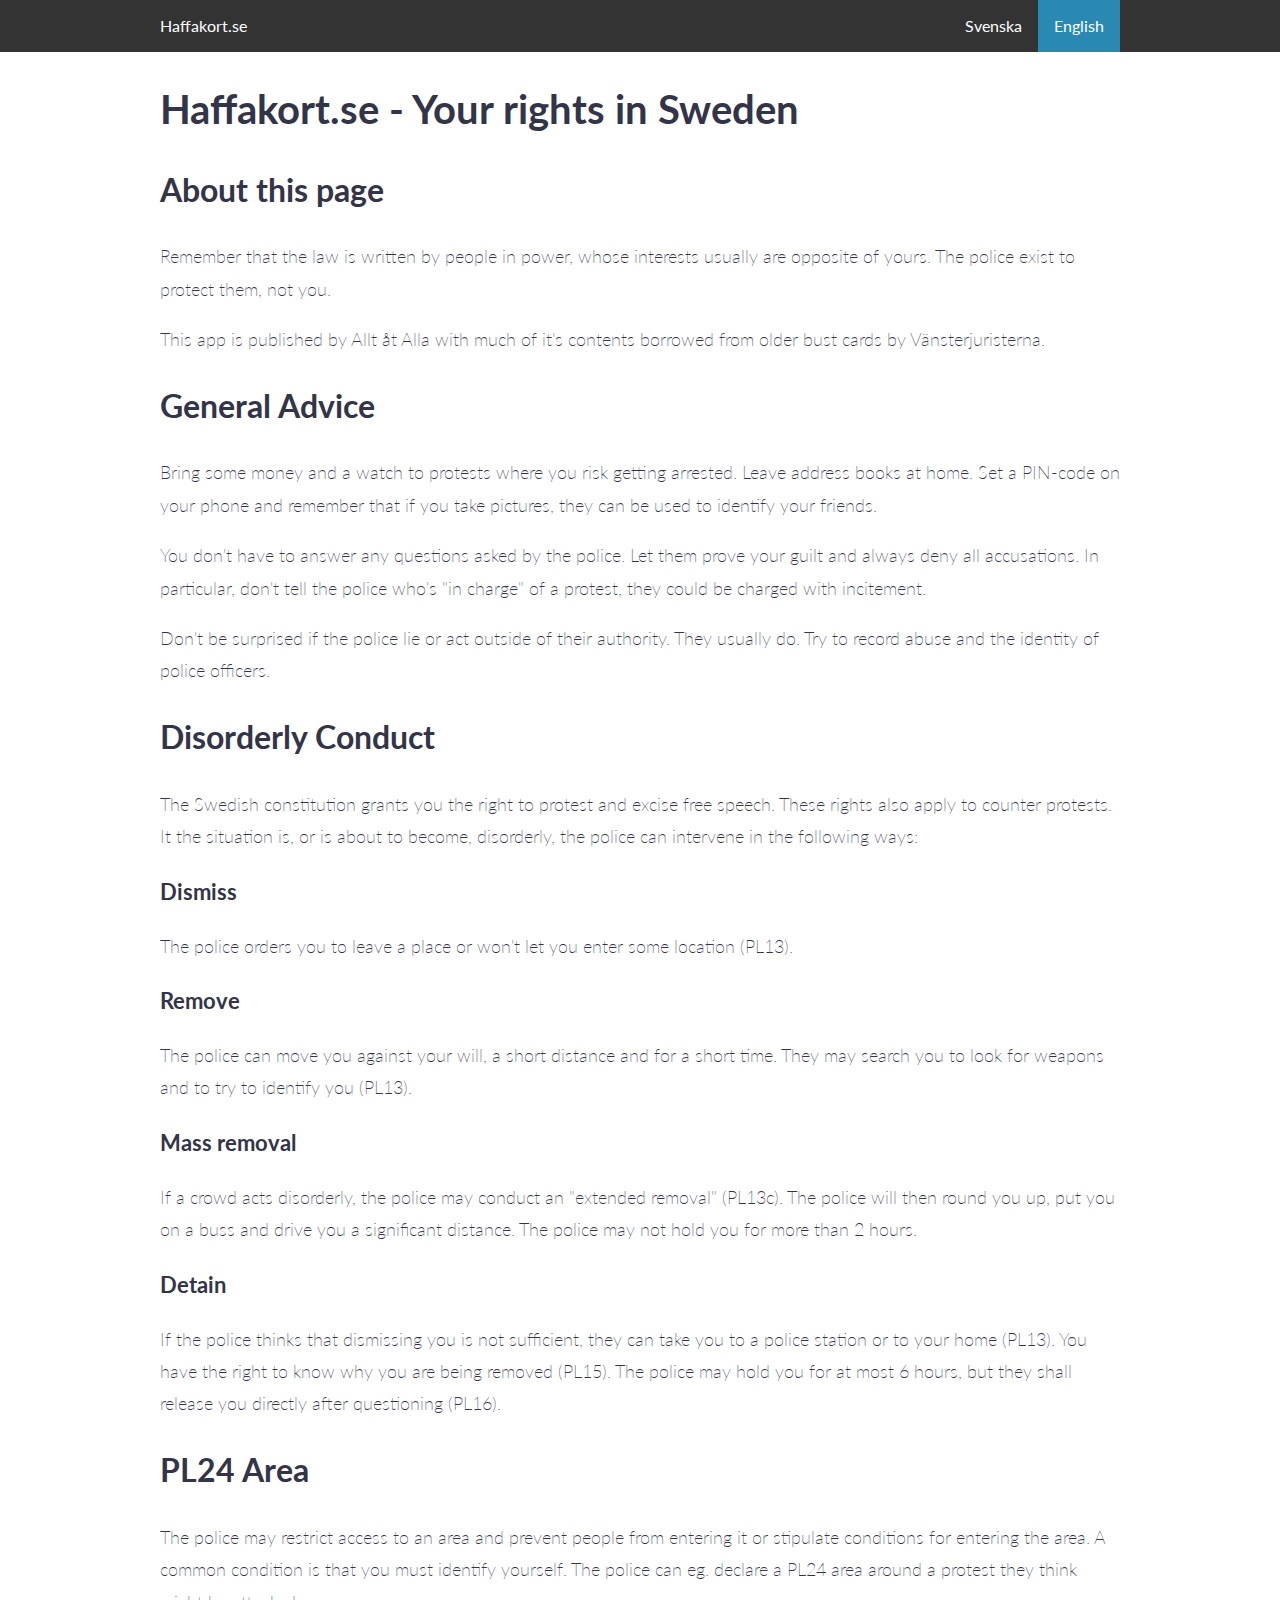
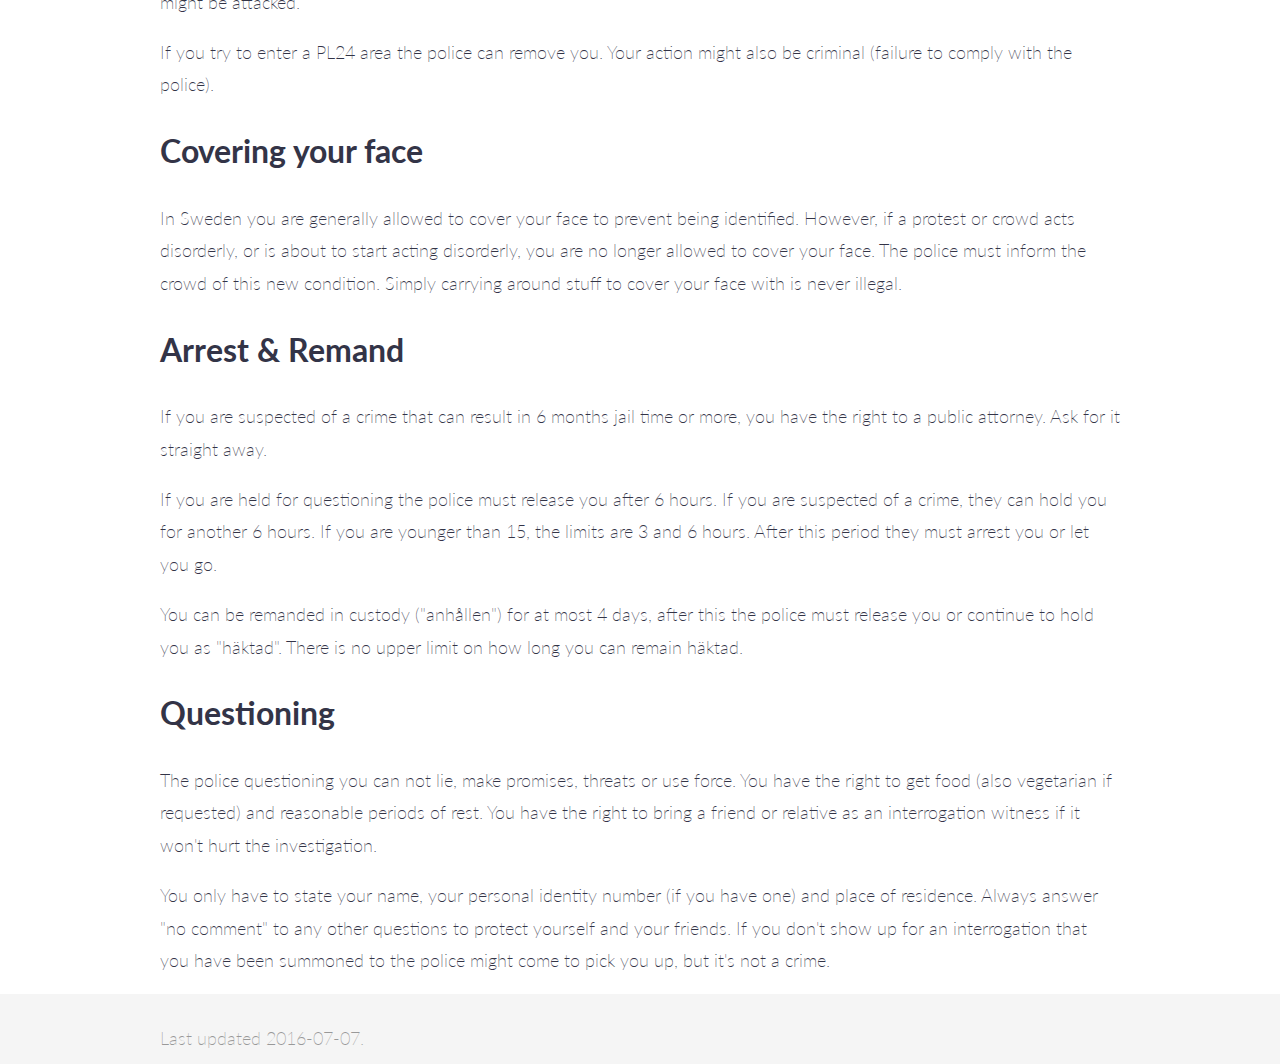
<file: index.html>
<!DOCTYPE html>
<html>
  <head>
    <meta charset="utf-8">
    <title>Haffakort.se</title>
	<script type="text/javascript">
		var url = 'index.en.html';
		var lang = window.navigator.languages ? window.navigator.languages[0] : null;
		    lang = lang || window.navigator.language || window.navigator.browserLanguage || window.navigator.userLanguage;
		if (lang.indexOf('-') !== -1)
		    lang = lang.split('-')[0];

		if (lang.indexOf('_') !== -1)
		    lang = lang.split('_')[0];

		if(lang == 'se') 
		    url = 'index.sv.html';
		window.location = url;
	</script>
  </head>
  <body>
  <body>
</html>
</file>
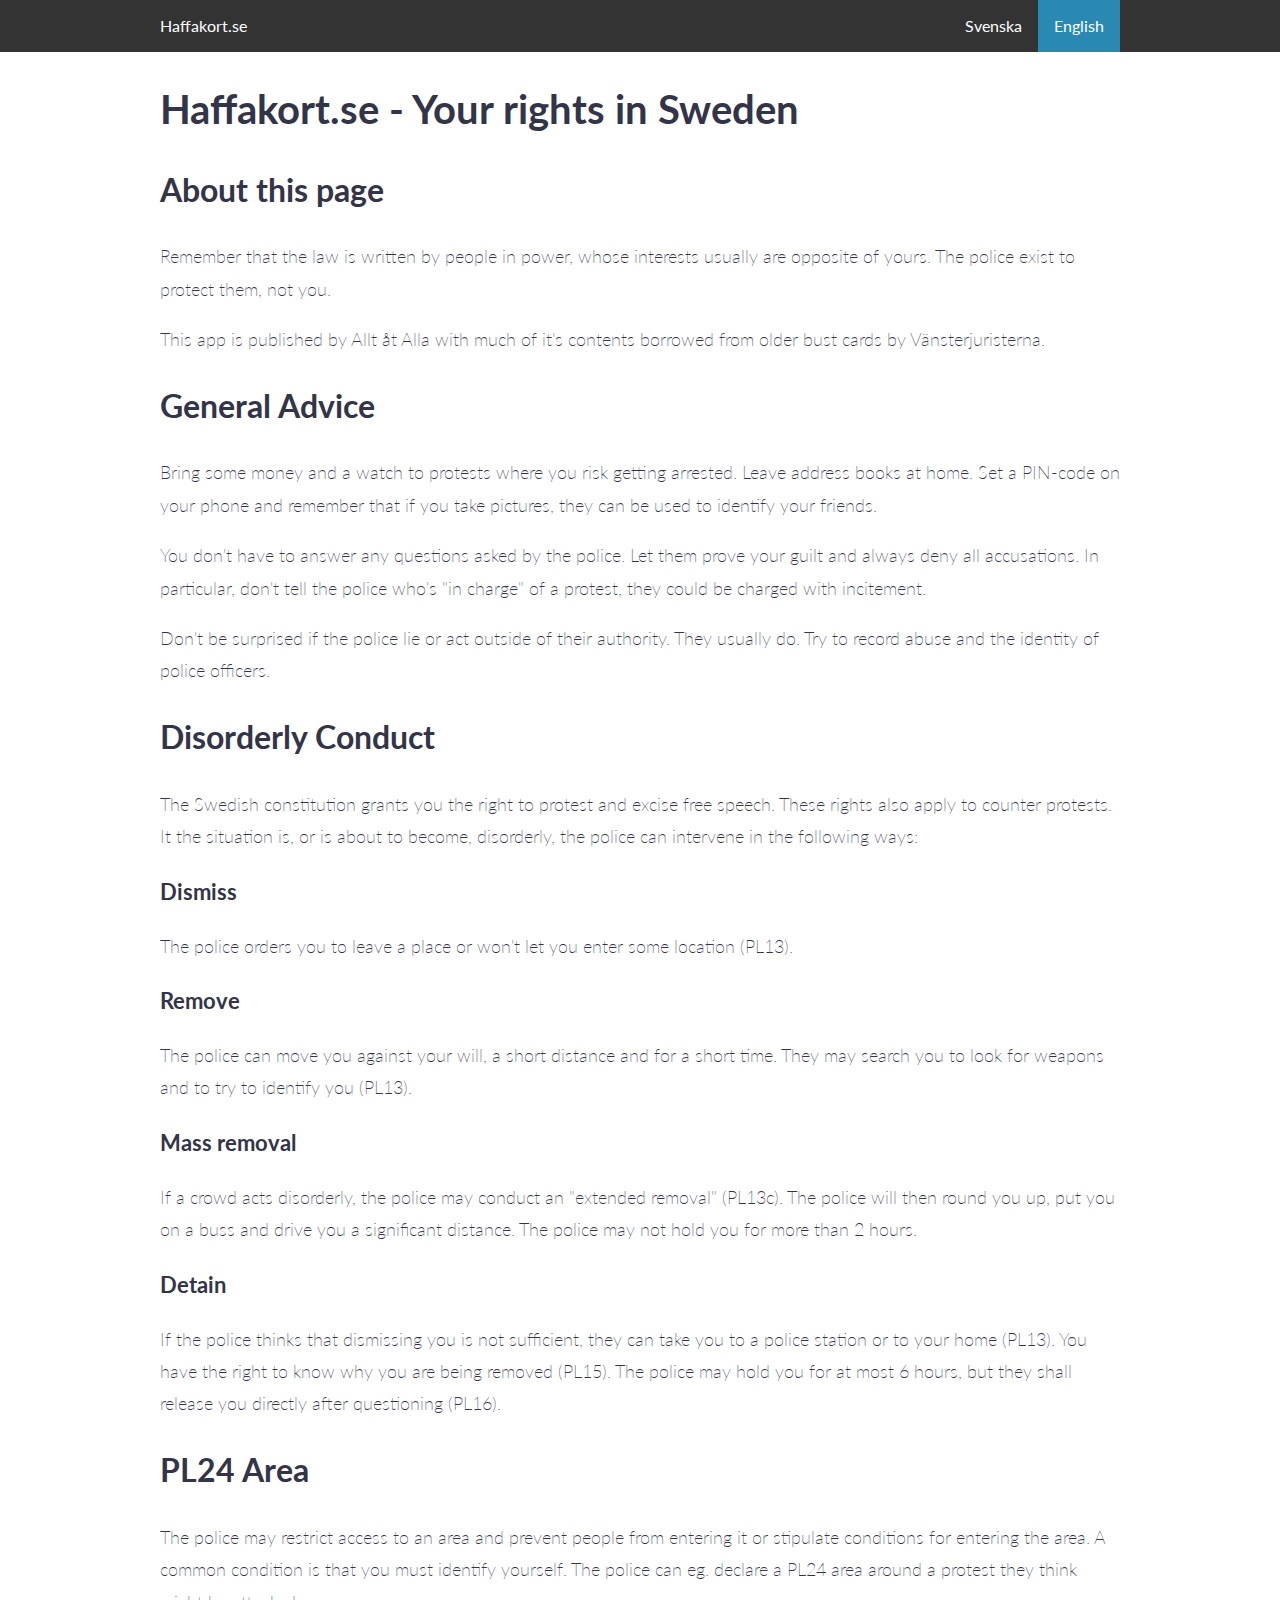
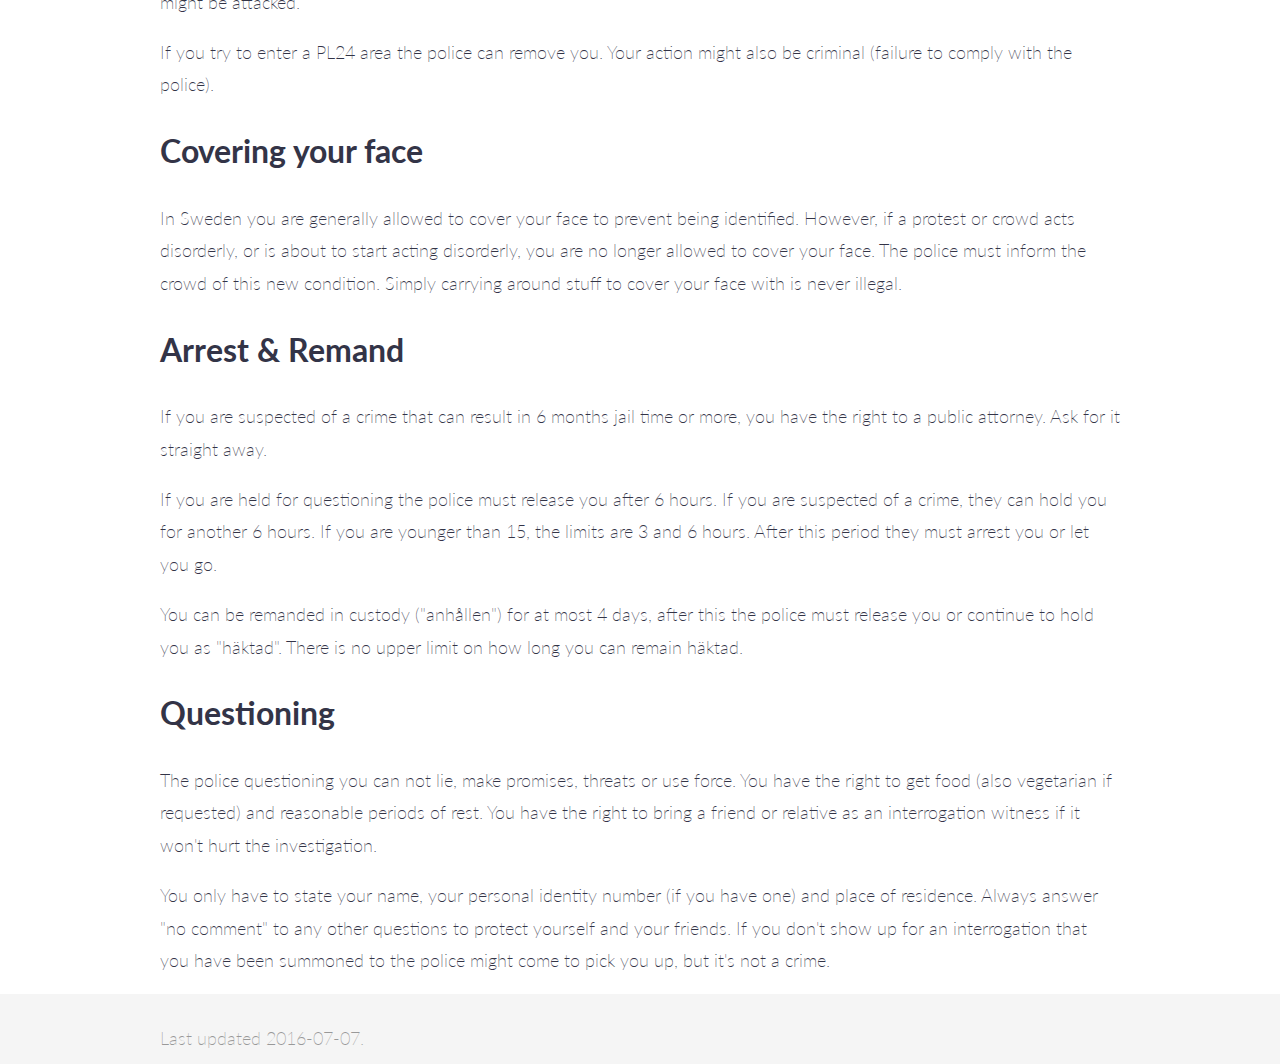
<file: index.en.html>
<!DOCTYPE html>
<html>
  <head>
    <meta charset="utf-8">
    <title>Haffakort.se - Your rights in Sweden</title>
    <link rel="stylesheet" type="text/css" media="screen" href="style/main.css" />
    <link rel="stylesheet" type="text/css" media="screen" href="style/simple-grid.css" />
  </head>
  <body>
    <nav class="navbar">
      <div class="container">
	<div class="row">
	  <div id="menu">
            <ul>
	      <li class="home"><a href="/">Haffakort.se</a></li>
              <li class="active right"><a href="index.en.html">English</a></li>
              <li class="right"><a href="index.sv.html">Svenska</a></li>
            </ul>
	  </div>
	</div>
      </div>
    </nav>

    <div class="container">
      <article class="row">
	<header>
	  <h1>Haffakort.se - Your rights in Sweden</h1>
	</header>

	<section>
	  <h2>About this page</h2>

	  <p>
	    Remember that the law is written by people in power, whose
	    interests usually are opposite of yours. The police exist
	    to protect them, not you.
	  </p>

	  <p>
	    This app is published by Allt åt Alla with much of it's
	    contents borrowed from older bust cards by
	    Vänsterjuristerna.
	  </p>
	</section>

	<section>
	  <h2>General Advice</h2>

	  <p>
	    Bring some money and a watch to protests where you risk
	    getting arrested. Leave address books at home. Set a
	    PIN-code on your phone and remember that if you take
	    pictures, they can be used to identify your friends.
	  </p>

	  <p>
	    You don't have to answer any questions asked by the
	    police. Let them prove your guilt and always deny all
	    accusations. In particular, don't tell the police who's "in
	    charge" of a protest, they could be charged with
	    incitement.
	  </p>

	  <p>
	    Don't be surprised if the police lie or act outside of
	    their authority. They usually do. Try to record abuse and
	    the identity of police officers.
	  </p>
	</section>

	<section>
	  <h2>Disorderly Conduct</h2>

	  <p>
	    The Swedish constitution grants you the right to protest
	    and excise free speech. These rights also apply to counter
	    protests. It the situation is, or is about to become,
	    disorderly, the police can intervene in the following ways:
	  </p>

	  <h3>Dismiss</h3>

	  <p>
	    The police orders you to leave a place or won't let you
	    enter some location (PL13).
	  </p>

	  <h3>Remove</h3>

	  <p>
	    The police can move you against your will, a short distance
	    and for a short time. They may search you to look for
	    weapons and to try to identify you (PL13).
	  </p>

	  <h3>Mass removal</h3>

	  <p>
	    If a crowd acts disorderly, the police may conduct an
	    "extended removal" (PL13c). The police will then round you
	    up, put you on a buss and drive you a significant
	    distance. The police may not hold you for more than 2
	    hours.
	  </p>

	  <h3>Detain</h3>

	  <p>
	    If the police thinks that dismissing you is not sufficient,
	    they can take you to a police station or to your home
	    (PL13). You have the right to know why you are being
	    removed (PL15). The police may hold you for at most 6
	    hours, but they shall release you directly after
	    questioning (PL16).
	  </p>
	</section>

	<section>
	  <h2>PL24 Area</h2>

	  <p>
	    The police may restrict access to an area and prevent
	    people from entering it or stipulate conditions for
	    entering the area. A common condition is that you must
	    identify yourself. The police can eg. declare a PL24 area
	    around a protest they think might be attacked.
	  </p>

	  <p>
	    If you try to enter a PL24 area the police can remove
	    you. Your action might also be criminal (failure to comply
	    with the police).
	  </p>
	</section>

	<section>
	  <h2>Covering your face</h2>

	  <p>
	    In Sweden you are generally allowed to cover your face to
	    prevent being identified. However, if a protest or crowd
	    acts disorderly, or is about to start acting disorderly,
	    you are no longer allowed to cover your face. The police
	    must inform the crowd of this new condition. Simply
	    carrying around stuff to cover your face with is never
	    illegal.
	  </p>
	</section>

	<section>
	  <h2>Arrest &amp; Remand</h2>

	  <p>
	    If you are suspected of a crime that can result in 6 months
	    jail time or more, you have the right to a public
	    attorney. Ask for it straight away.
	  </p>

	  <p>
	    If you are held for questioning the police must release you
	    after 6 hours. If you are suspected of a crime, they can
	    hold you for another 6 hours. If you are younger than 15,
	    the limits are 3 and 6 hours. After this period they must
	    arrest you or let you go.
	  </p>

	  <p>
	    You can be remanded in custody ("anhållen") for at most 4
	    days, after this the police must release you or continue to
	    hold you as "häktad". There is no upper limit on how long
	    you can remain häktad.
	  </p>
	</section>

	<section>
	  <h2>Questioning</h2>

	  <p>
	    The police questioning you can not lie, make promises,
	    threats or use force. You have the right to get food (also
	    vegetarian if requested) and reasonable periods of
	    rest. You have the right to bring a friend or relative as
	    an interrogation witness if it won't hurt the
	    investigation.
	  </p>

	  <p>
	    You only have to state your name, your personal identity
	    number (if you have one) and place of residence. Always
	    answer "no comment" to any other questions to protect
	    yourself and your friends. If you don't show up for an
	    interrogation that you have been summoned to the police
	    might come to pick you up, but it's not a crime.
	  </p>
	</section>
      </article>
    </div>

    <footer class="row">
      <div class="container">
	<p class="text-muted">
	  Last updated <time datetime="2016-07-07 00:09">2016-07-07</time>.
	</p>
      </div>
    </footer>
  </body>
</html>
</file>
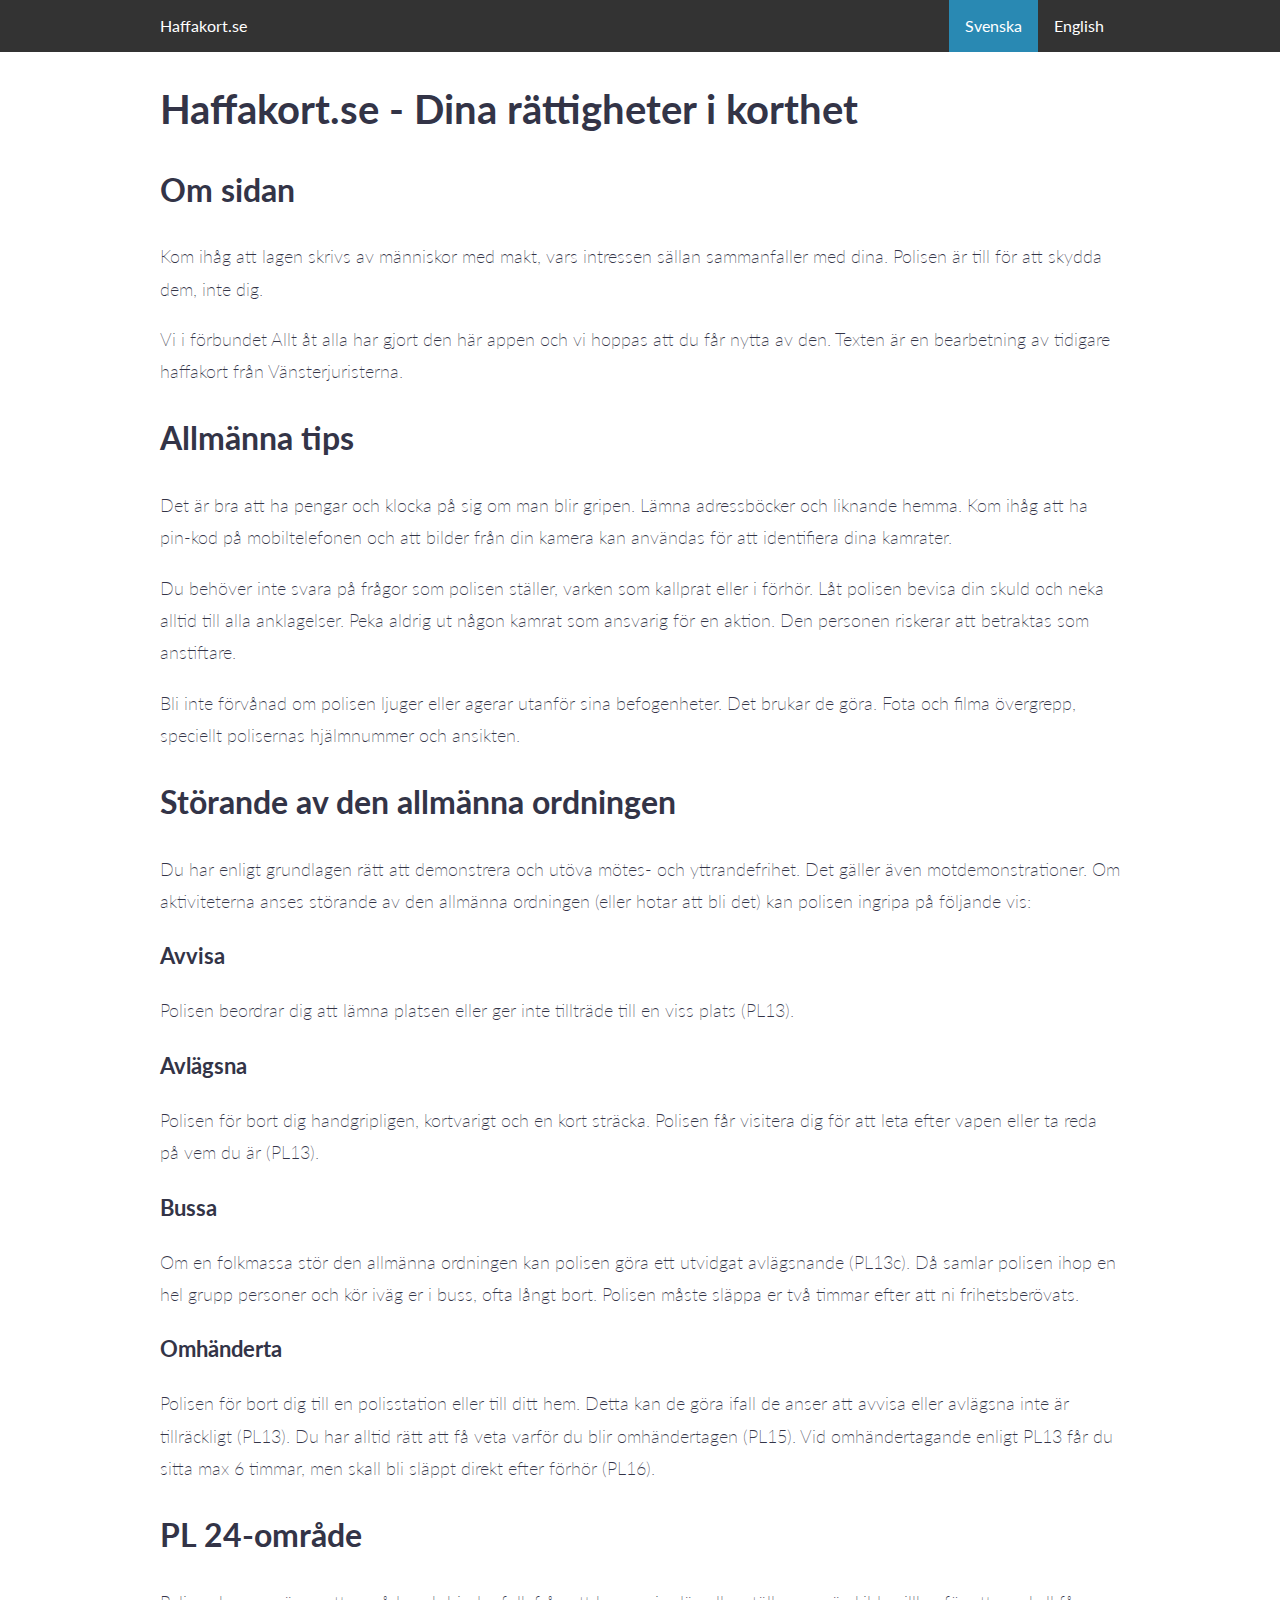
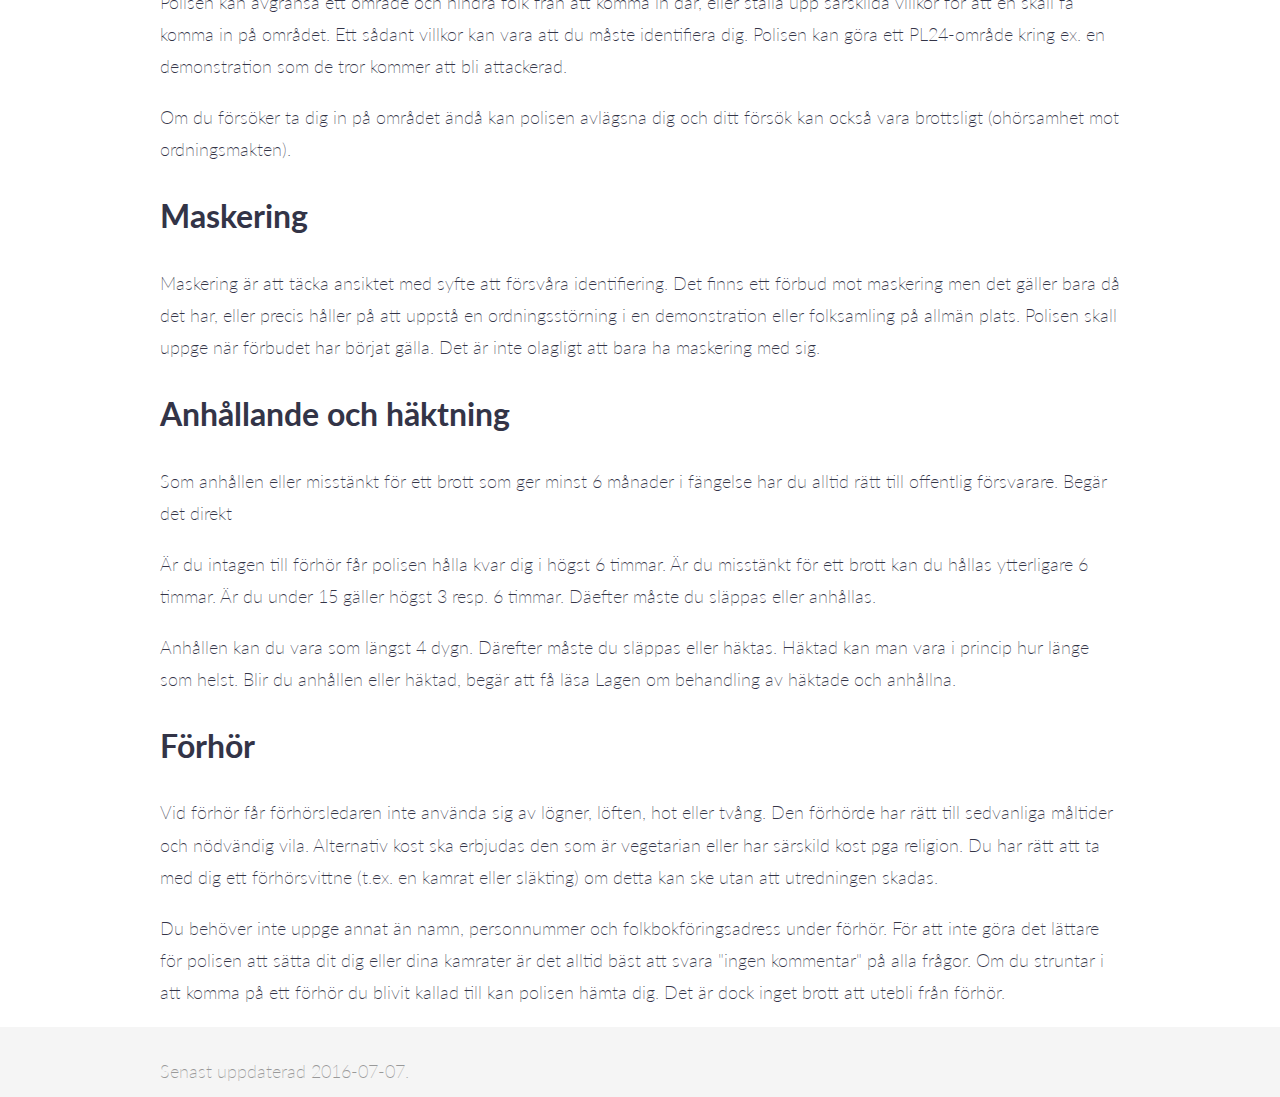
<file: index.sv.html>
<!DOCTYPE html>
<html>
  <head>
    <meta charset="utf-8">
    <title>Haffakort.se - Dina rättigheter i korthet</title>
    <link rel="stylesheet" type="text/css" media="screen" href="style/main.css" />
    <link rel="stylesheet" type="text/css" media="screen" href="style/simple-grid.css" />
  </head>
  <body>
    <nav class="navbar">
      <div class="container">
	<div class="row">
	  <div id="menu">
            <ul>
	      <li class="home"><a href="/">Haffakort.se</a></li>
              <li class="right"><a href="index.en.html">English</a></li>
              <li class="active right"><a href="index.sv.html">Svenska</a></li>
            </ul>
	  </div>
	</div>
      </div>
    </nav>

    <div class="container">
      <article class="row">
	<header>
	  <h1>Haffakort.se - Dina rättigheter i korthet</h1>
	</header>

	<section>
	  <h2>Om sidan</h2>

	  <p>
	    Kom ihåg att lagen skrivs av människor med makt, vars
	    intressen sällan sammanfaller med dina. Polisen är till för
	    att skydda dem, inte dig.
	  </p>

	  <p>
	    Vi i förbundet Allt åt alla har gjort den här appen och vi
	    hoppas att du får nytta av den. Texten är en bearbetning av
	    tidigare haffakort från Vänsterjuristerna.
	  </p>
	</section>

	<section>
	  <h2>Allmänna tips</h2>

	  <p>
	    Det är bra att ha pengar och klocka på sig om man blir
	    gripen. Lämna adressböcker och liknande hemma. Kom ihåg att
	    ha pin-kod på mobiltelefonen och att bilder från din kamera
	    kan användas för att identifiera dina kamrater.
	  </p>

	  <p>
	    Du behöver inte svara på frågor som polisen ställer, varken
	    som kallprat eller i förhör. Låt polisen bevisa din skuld
	    och neka alltid till alla anklagelser. Peka aldrig ut någon
	    kamrat som ansvarig för en aktion. Den personen riskerar att
	    betraktas som anstiftare.
	  </p>

	  <p>
	    Bli inte förvånad om polisen ljuger eller agerar utanför
	    sina befogenheter. Det brukar de göra. Fota och filma
	    övergrepp, speciellt polisernas hjälmnummer och ansikten.
	  </p>
	</section>

	<section>
	  <h2>Störande av den allmänna ordningen</h2>

	  <p>
	    Du har enligt grundlagen rätt att demonstrera och utöva
	    mötes- och yttrandefrihet. Det gäller även
	    motdemonstrationer. Om aktiviteterna anses störande av den
	    allmänna ordningen (eller hotar att bli det) kan polisen
	    ingripa på följande vis:
	  </p>

	  <h3>Avvisa</h3>

	  <p>
	    Polisen beordrar dig att lämna platsen eller ger inte
	    tillträde till en viss plats (PL13).
	  </p>

	  <h3>Avlägsna</h3>

	  <p>
	    Polisen för bort dig handgripligen, kortvarigt och en kort
	    sträcka. Polisen får visitera dig för att leta efter vapen
	    eller ta reda på vem du är (PL13).
	  </p>

	  <h3>Bussa</h3>

	  <p>
	    Om en folkmassa stör den allmänna ordningen kan polisen göra
	    ett utvidgat avlägsnande (PL13c). Då samlar polisen ihop en
	    hel grupp personer och kör iväg er i buss, ofta långt
	    bort. Polisen måste släppa er två timmar efter att ni
	    frihetsberövats.
	  </p>

	  <h3>Omhänderta</h3>

	  <p>
	    Polisen för bort dig till en polisstation eller till ditt
	    hem. Detta kan de göra ifall de anser att avvisa eller
	    avlägsna inte är tillräckligt (PL13). Du har alltid rätt att
	    få veta varför du blir omhändertagen (PL15). Vid
	    omhändertagande enligt PL13 får du sitta max 6 timmar, men
	    skall bli släppt direkt efter förhör (PL16).
	  </p>
	</section>

	<section>
	  <h2>PL 24-område</h2>

	  <p>
	    Polisen kan avgränsa ett område och hindra folk från att
	    komma in där, eller ställa upp särskilda villkor för att en
	    skall få komma in på området. Ett sådant villkor kan vara
	    att du måste identifiera dig. Polisen kan göra ett
	    PL24-område kring ex. en demonstration som de tror kommer
	    att bli attackerad.
	  </p>

	  <p>
	    Om du försöker ta dig in på området ändå kan polisen
	    avlägsna dig och ditt försök kan också vara brottsligt
	    (ohörsamhet mot ordningsmakten).
	  </p>
	</section>

	<section>
	  <h2>Maskering</h2>

	  <p>
	    Maskering är att täcka ansiktet med syfte att försvåra
	    identifiering. Det finns ett förbud mot maskering men det
	    gäller bara då det har, eller precis håller på att uppstå en
	    ordningsstörning i en demonstration eller folksamling på
	    allmän plats. Polisen skall uppge när förbudet har börjat
	    gälla. Det är inte olagligt att bara ha maskering med sig.
	  </p>
	</section>

	<section>
	  <h2>Anhållande och häktning</h2>

          <p>
	    Som anhållen eller misstänkt för ett brott som ger minst 6
            månader i fängelse har du alltid rätt till offentlig
            försvarare. Begär det direkt
	  </p>

          <p>
	    Är du intagen till förhör får polisen hålla kvar dig i högst
            6 timmar. Är du misstänkt för ett brott kan du hållas
            ytterligare 6 timmar. Är du under 15 gäller högst 3 resp. 6
            timmar. Däefter måste du släppas eller anhållas.
	  </p>

          <p>
	    Anhållen kan du vara som längst 4 dygn. Därefter måste du
            släppas eller häktas. Häktad kan man vara i princip hur
            länge som helst. Blir du anhållen eller häktad, begär att få
            läsa Lagen om behandling av häktade och anhållna.
	  </p>
	</section>

	<section>
	  <h2>Förhör</h2>

	  <p>
	    Vid förhör får förhörsledaren inte använda sig av lögner,
	    löften, hot eller tvång. Den förhörde har rätt till
	    sedvanliga måltider och nödvändig vila. Alternativ kost ska
	    erbjudas den som är vegetarian eller har särskild kost pga
	    religion. Du har rätt att ta med dig ett förhörsvittne
	    (t.ex.  en kamrat eller släkting) om detta kan ske utan att
	    utredningen skadas.
	  </p>

	  <p>
	    Du behöver inte uppge annat än namn, personnummer och
	    folkbokföringsadress under förhör. För att inte göra det
	    lättare för polisen att sätta dit dig eller dina kamrater är
	    det alltid bäst att svara "ingen kommentar" på alla
	    frågor. Om du struntar i att komma på ett förhör du blivit
	    kallad till kan polisen hämta dig. Det är dock inget brott
	    att utebli från förhör.
	  </p>
	</section>
      </article>
    </div>

    <footer class="row">
      <div class="container">
	<p class="text-muted">
	  Senast uppdaterad <time datetime="2016-07-07 00:09">2016-07-07</time>.
	</p>
      </div>
    </footer>
  </body>
</html>
</file>
<file: style/main.css>
body {
    font-family: sans-serif;
}

.navbar {
    background-color: #333;
    color: #fff;
}

.navbar ul {
    list-style-type: none;
    margin: 0;
    padding: 0;
}

.navbar li {
    float: left;
}

.navbar li a {
    display: block;
    padding: 14px 16px;
    color: #fff;
    text-align: center;
    text-decoration: none;
}

.navbar li.home a {
    padding-left: 0;
}

.navbar li a:hover {
    background-color: #111;
}

.navbar li.home a:hover {
    background-color: #333;
}

.active {
    background-color: #2989b3;
}

.navbar li.right {
    float: right;
}

footer {
    background-color: #f5f5f5;
    height: 60px;
    padding-top: 10px;
}

.text-muted, .text-muted time {
    color: #999;
}
</file>
<file: style/simple-grid.css>
/**
*** SIMPLE GRID
*** (C) ZACH COLE 2016
**/

@import url(https://fonts.googleapis.com/css?family=Lato:400,300,300italic,400italic,700,700italic);

/* UNIVERSAL */

html,
body {
  height: 100%;
  width: 100%;
  margin: 0;
  padding: 0;
  left: 0;
  top: 0;
  font-size: 100%;
}

/* ROOT FONT STYLES */

* {
  font-family: 'Lato', Helvetica, sans-serif;
  color: #333447;
  line-height: 1.5;
}

/* TYPOGRAPHY */

h1 {
  font-size: 2.5rem;
}

h2 {
  font-size: 2rem;
}

h3 {
  font-size: 1.375rem;
}

h4 {
  font-size: 1.125rem;
}

h5 {
  font-size: 1rem;
}

h6 {
  font-size: 0.875rem;
}

p {
  font-size: 1.125rem;
  font-weight: 200;
  line-height: 1.8;
}

.font-light {
  font-weight: 300;
}

.font-regular {
  font-weight: 400;
}

.font-heavy {
  font-weight: 700;
}

/* POSITIONING */

.left {
  text-align: left;
}

.right {
  text-align: right;
}

.center {
  text-align: center;
  margin-left: auto;
  margin-right: auto;
}

.justify {
  text-align: justify;
}

/* ==== GRID SYSTEM ==== */

.container {
  width: 90%;
  margin-left: auto;
  margin-right: auto;
}

.row {
  position: relative;
  width: 100%;
}

.row [class^="col"] {
  float: left;
  margin: 0.5rem 2%;
  min-height: 0.125rem;
}

.col-1,
.col-2,
.col-3,
.col-4,
.col-5,
.col-6,
.col-7,
.col-8,
.col-9,
.col-10,
.col-11,
.col-12 {
  width: 96%;
}

.col-1-sm {
  width: 4.33%;
}

.col-2-sm {
  width: 12.66%;
}

.col-3-sm {
  width: 21%;
}

.col-4-sm {
  width: 29.33%;
}

.col-5-sm {
  width: 37.66%;
}

.col-6-sm {
  width: 46%;
}

.col-7-sm {
  width: 54.33%;
}

.col-8-sm {
  width: 62.66%;
}

.col-9-sm {
  width: 71%;
}

.col-10-sm {
  width: 79.33%;
}

.col-11-sm {
  width: 87.66%;
}

.col-12-sm {
  width: 96%;
}

.row::after {
	content: "";
	display: table;
	clear: both;
}

.hidden-sm {
  display: none;
}

@media only screen and (min-width: 33.75em) {  /* 540px */
  .container {
    width: 80%;
  }
}

@media only screen and (min-width: 45em) {  /* 720px */
  .col-1 {
    width: 4.33%;
  }

  .col-2 {
    width: 12.66%;
  }

  .col-3 {
    width: 21%;
  }

  .col-4 {
    width: 29.33%;
  }

  .col-5 {
    width: 37.66%;
  }

  .col-6 {
    width: 46%;
  }

  .col-7 {
    width: 54.33%;
  }

  .col-8 {
    width: 62.66%;
  }

  .col-9 {
    width: 71%;
  }

  .col-10 {
    width: 79.33%;
  }

  .col-11 {
    width: 87.66%;
  }

  .col-12 {
    width: 96%;
  }

  .hidden-sm {
    display: block;
  }
}

@media only screen and (min-width: 60em) { /* 960px */
  .container {
    width: 75%;
    max-width: 60rem;
  }
}
</file>
